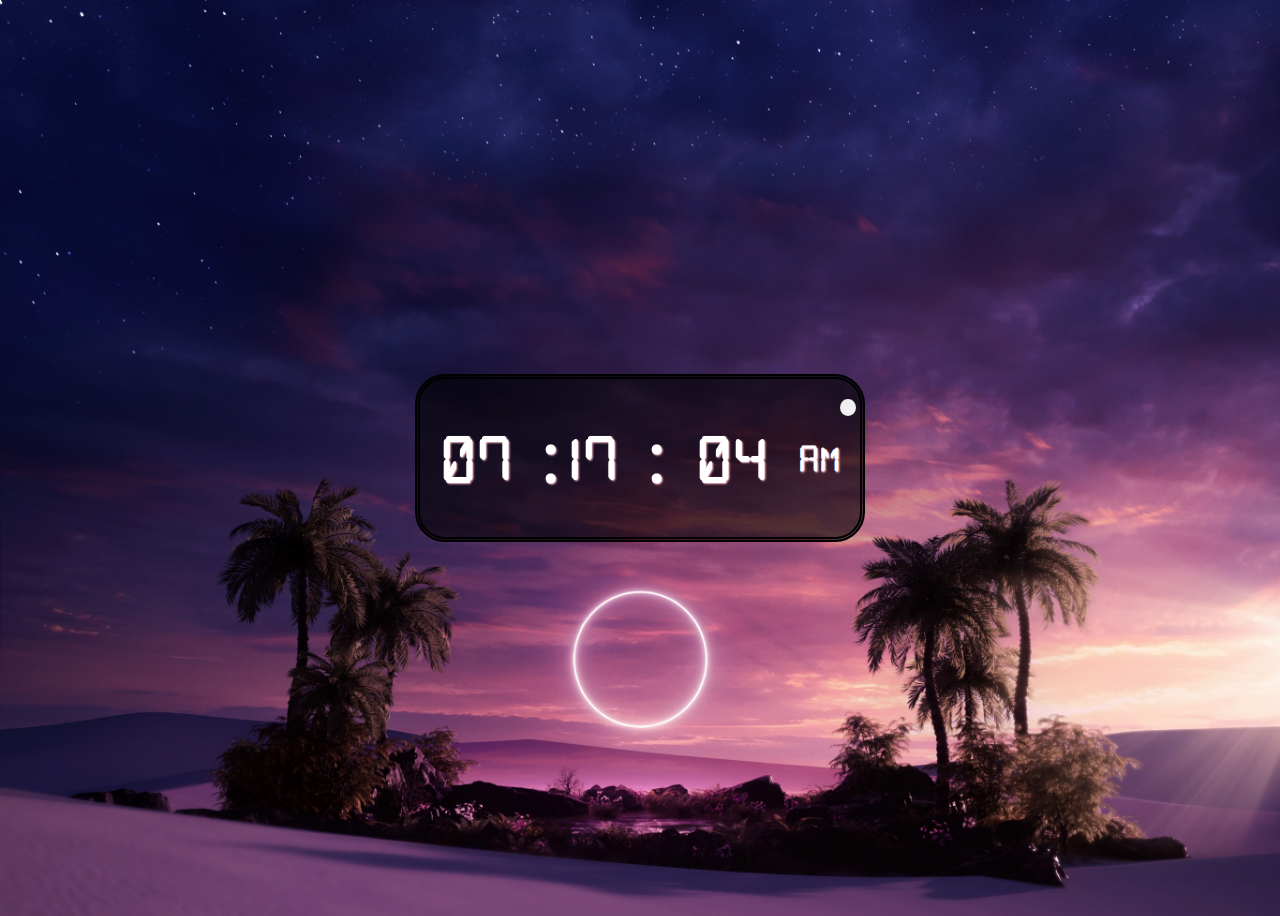
<file: index.html>
<!DOCTYPE html>
<html lang="en">
<head>
    <meta charset="UTF-8">
    <meta name="viewport" content="width=device-width, initial-scale=1.0">
    <title>Digital clock</title>
    <link rel="stylesheet" href="style.css">
</head>
<body>
    <div class="container">
        <div class="clock">
            <div class="hours">00 &emsp14;</div>
            <div class="minutes">00 &emsp14;</div>
            <div class="seconds">00</div>
            <div class="ampm">AM</div>
            <span><b><button onclick="changebg();">.</button></b></span>
        </div>
    </div>
    <script>
        const changebg = () => {
            let bg = document.querySelector('body').style.backgroundImage
            let  new_bg = bg.includes('set2.jpg') ? `url('rise.jpg')`:`url('set2.jpg')`;
            document.querySelector('body').style.backgroundImage = new_bg;
        }
        

        setInterval( ()=> {
            hr = document.querySelector('.hours');
            min = document.querySelector('.minutes');
            sec = document.querySelector('.seconds');
            am = document.querySelector('.ampm');
            let esp = document.createTextNode('\u2002');


            let time = new Date()

            let h = time.getHours();
            let m = time.getMinutes();
            let s = time.getSeconds();

            am.innerHTML = h >= 12 ? 'PM':'AM';
            h = h>12 ? h-12:h;
                                                                                                                                 
            hr.innerHTML = h<10 ? '0'+h:h;  // + ' '+' '+' '; ça marche aussi
            hr.append(esp);

            min.innerHTML = m<10 ? '0'+m:m;
            min.append(esp.cloneNode(true));
           
            sec.innerHTML = s<10 ? '0'+s:s;
            
            }
            
        )
        
    </script>
</body>
</html>
</file>
<file: style.css>
@font-face {
    font-family: 'led_sled_straightregular';
    src: url('font/ledsledstraight-webfont.woff2') format('woff2'),
         url('font/ledsledstraight-webfont.woff') format('woff');
    font-weight: normal;
    font-style: normal;

}


body {
    background-image: url("set2.jpg");
    background-size: cover;
    background-repeat: no-repeat;
    display: flex;
    justify-content: center;
    align-items: center;
    min-height: 100vh;
    font-family: 'led_sled_straightregular';
    font-weight: bold;
    font-size: 4em;
    color:white;
    text-shadow: 1px 1px 2px pink;

}

.container {
    /* backdrop-filter: blur(50px); */
    background-color: rgba(0, 0, 0, 0.603);
    border: double black 5px;
    overflow: hidden;
    outline: 0;
    border-radius: 30px;
    padding: 20px;
}
.clock {
    display: flex;
    flex-direction: row;
}


.clock div {
    width: 2em;
}
.clock .seconds {
    width: 2.2em;
}
.clock .ampm {
    width:auto;
    margin-left: -1.0em;
    font-size:0.6em;
    align-self: center;

}
.clock button {
   border-radius: 50%;
   border: none;
   position: absolute;
   top:-120 px;
   color:white;
}

.hours::after, .minutes::after {
    content: ':';
    font-size: 1.5em;
    
}
.minutes::after {
    animation: dot 1s steps(1) infinite;
}

.seconds::after, .ampm::after {
    content: '';
    font-size: 1.5em;
}

@keyframes dot {
    0% {
        opacity: 1;
    }
    50% {
        opacity: 0;
    }
}

@media screen and (max-width:490px){
    body {
        font-size:2.1em;
    }
}

@media screen and (max-width:270px){
    body {
        font-size:1.6em;
    }
}
</file>
